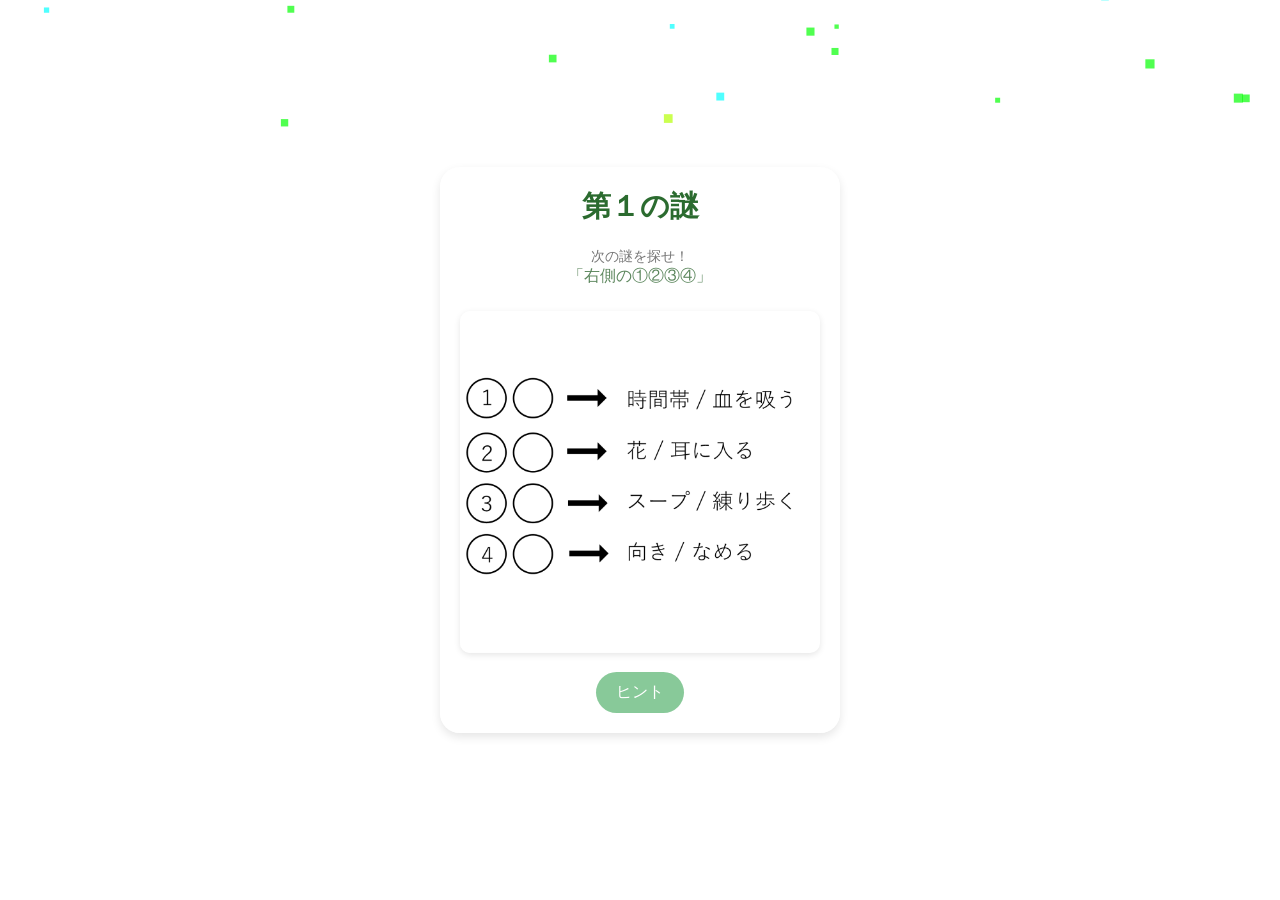
<file: nazo1.html>
﻿<!DOCTYPE html>
<html lang="ja">
<head>
  <meta charset="UTF-8">
  <meta name="viewport" content="width=device-width, initial-scale=1.0">
  <title>第１の謎</title>
  <link rel="stylesheet" href="style.css">
</head>
<body>
  <div class="container">
    <header>
      <h1>第１の謎</h1>
      <p class="footer-text">次の謎を探せ！</p>
      <p class="subtitle">「右側の①②③④」</p>
    </header>

    <main>
      <div class="nazo-image">
        <img src="./photo/nazonazo1.png" alt="第１の謎">
      </div>
      <button id="hintButton">ヒント</button>
      <p id="hintText" class="hidden">同音異義語を考えてみよう</p>
    </main>

    <footer>
    </footer>
  </div>

  <canvas id="confetti-canvas"></canvas>
  <script src="script.js"></script>
</body>
</html>
</file>
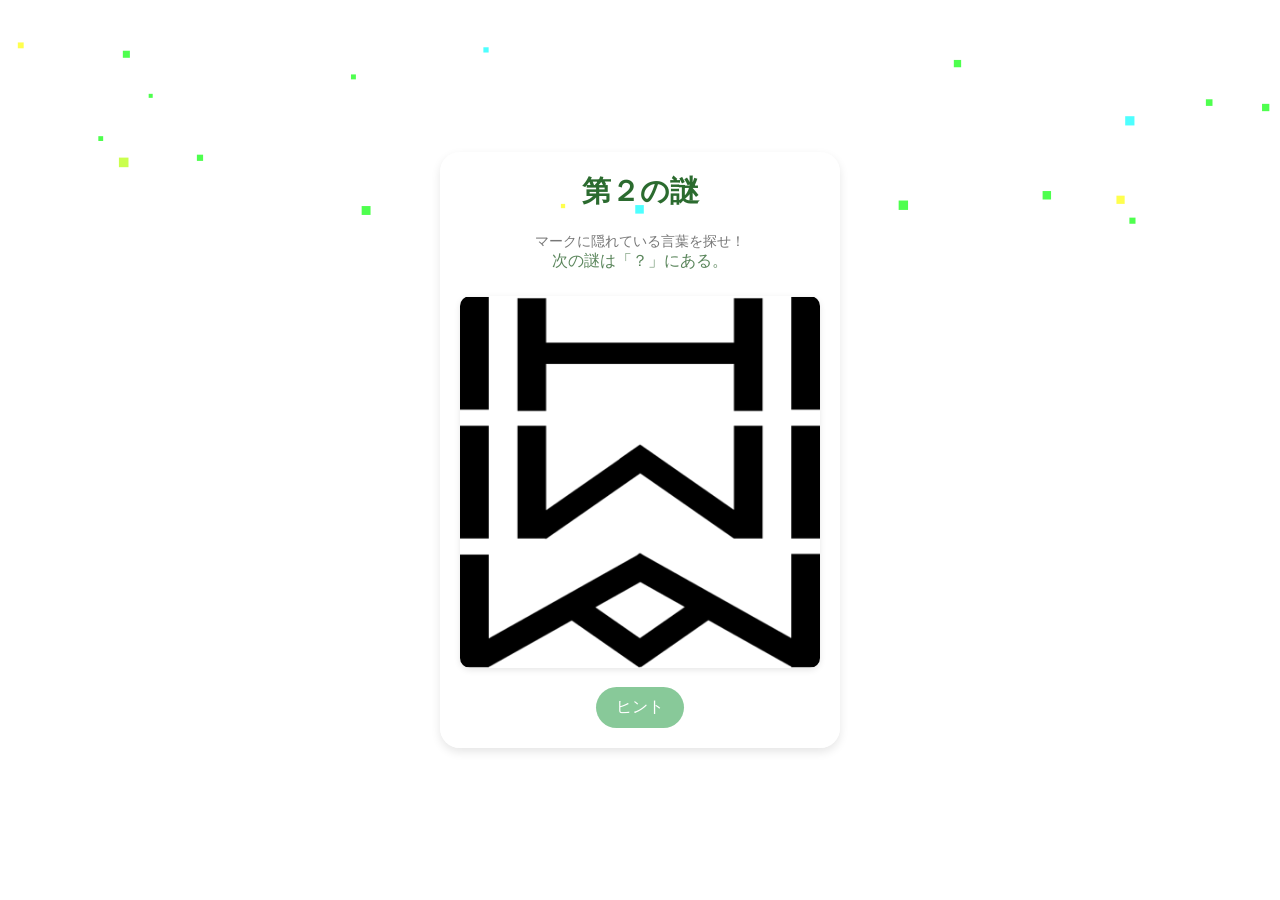
<file: nazo2.html>
﻿<!DOCTYPE html>
<html lang="ja">
<head>
  <meta charset="UTF-8">
  <meta name="viewport" content="width=device-width, initial-scale=1.0">
  <title>第２の謎</title>
  <link rel="stylesheet" href="style.css">
</head>
<body>
  <div class="container">
    <header>
      <h1>第２の謎</h1>
      <p class="footer-text">マークに隠れている言葉を探せ！</p>
      <p class="subtitle">次の謎は「？」にある。</p>
    </header>

    <main>
      <div class="nazo-image">
        <img src="./photo/nazonazo2.png" alt="第２の謎">
      </div>
      <button id="hintButton">ヒント</button>
      <p id="hintText" class="hidden">回転してみよう。</p>
    </main>

    <footer>
    </footer>
  </div>

  <canvas id="confetti-canvas"></canvas>
  <script src="script.js"></script>
</body>
</html>
</file>
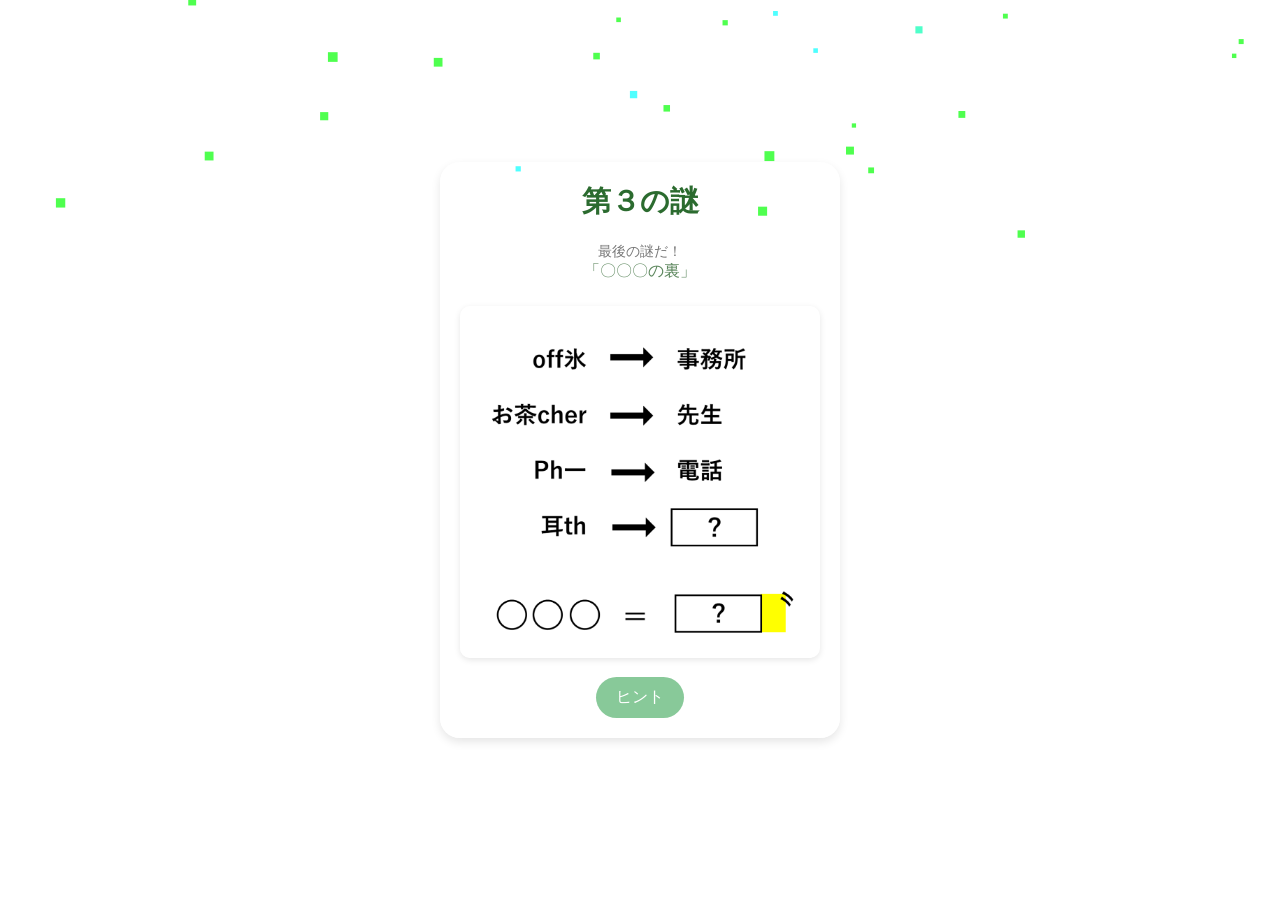
<file: nazo3.html>
﻿<!DOCTYPE html>
<html lang="ja">
<head>
  <meta charset="UTF-8">
  <meta name="viewport" content="width=device-width, initial-scale=1.0">
  <title>第３の謎</title>
  <link rel="stylesheet" href="style.css">
</head>
<body>
  <div class="container">
    <header>
      <h1>第３の謎</h1>
      <p class="footer-text">最後の謎だ！</p>
      <p class="subtitle">「〇〇〇の裏」</p>
    </header>

    <main>
      <div class="nazo-image">
        <img src="./photo/nazonazo3.png" alt="第３の謎">
      </div>
      <button id="hintButton">ヒント</button>
      <p id="hintText" class="hidden">翻訳してみよう。</p>
    </main>

    <footer>
    </footer>
  </div>

  <canvas id="confetti-canvas"></canvas>
  <script src="script.js"></script>
</body>
</html>
</file>
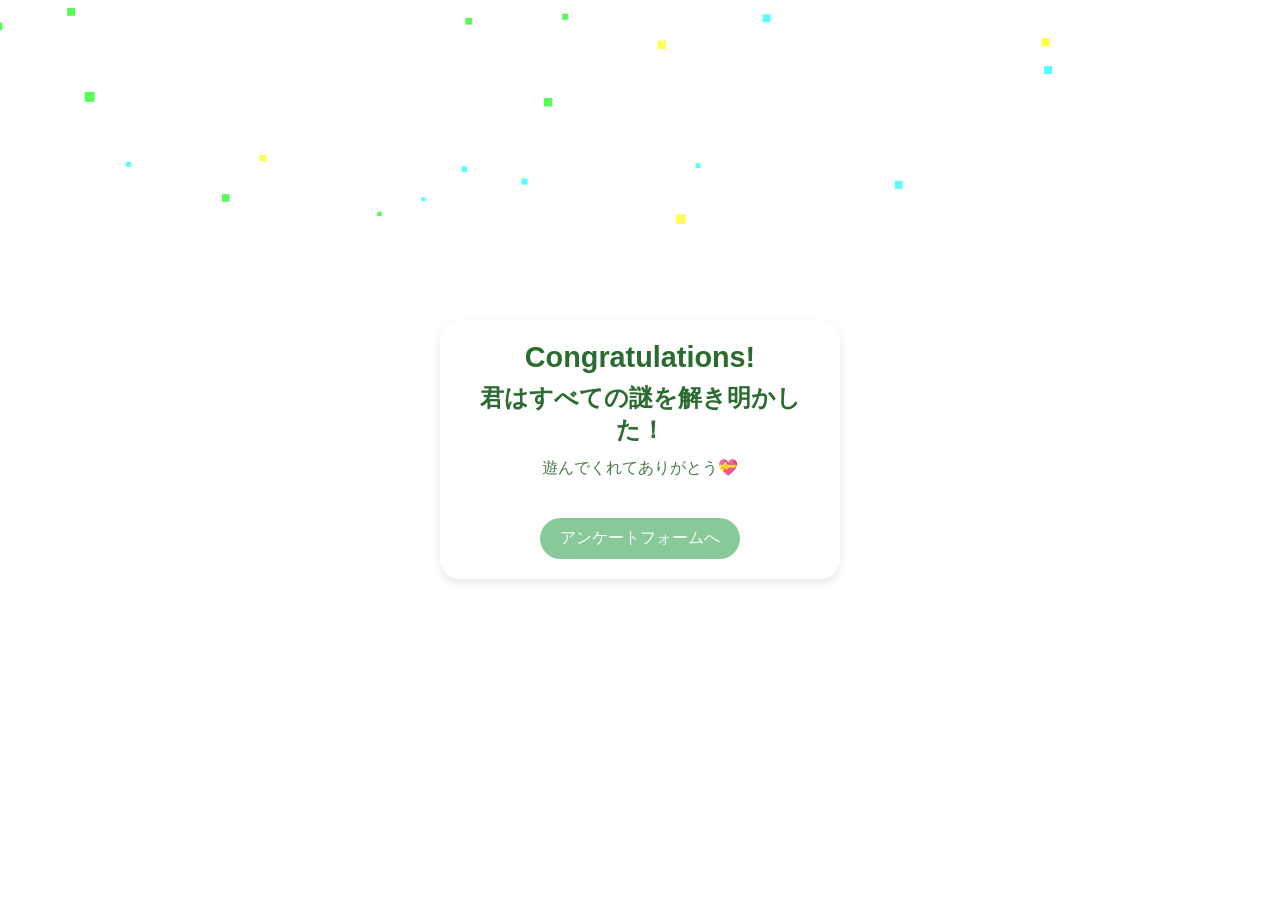
<file: nazo4.html>
﻿<!DOCTYPE html>
<html lang="ja">
<head>
  <meta charset="UTF-8">
  <meta name="viewport" content="width=device-width, initial-scale=1.0">
  <title>ありがとう！</title>
  <link rel="stylesheet" href="style.css">
</head>
<body>
  <div class="container final-message">
    <header>
      <h1>Congratulations!</h1>
    </header>

    <main>
      <h2>君はすべての謎を解き明かした！</h2>
      <p>遊んでくれてありがとう💝</p>
      <a href="https://docs.google.com/forms/d/e/1FAIpQLSdIkWWowmS0odbamcQHqHgqil1S5ybaqqYrgtaWS764T_dM6A/viewform?usp=dialog" target="_blank" class="form-button">
        アンケートフォームへ
      </a>
    </main>
  </div>

  <canvas id="confetti-canvas"></canvas>
  <script src="script.js"></script>
</body>
</html>
</file>
<file: style.css>
/* ===== ���ʃf�U�C�� ===== */
* {
  margin: 0;
  padding: 0;
  box-sizing: border-box;
}

body {
  font-family: "Noto Sans JP", sans-serif;
  background: linear-gradient(to bottom right, #f5fff5, #ffffff);
  background-image: url('https://www.transparenttextures.com/patterns/green-dust-and-scratches.png');
  color: #333;
  display: flex;
  justify-content: center;
  align-items: center;
  min-height: 100vh;
  overflow: hidden;
}

.container {
  text-align: center;
  padding: 20px;
  width: 90%;
  max-width: 400px;
  background-color: rgba(255, 255, 255, 0.85);
  border-radius: 20px;
  box-shadow: 0 4px 10px rgba(0,0,0,0.1);
  animation: fadeIn 1.2s ease;
}

h1 {
  font-size: 1.8em;
  color: #2b6b2f;
  margin-bottom: 0.3em;
}

.subtitle {
  font-size: 1em;
  color: #5b865c;
  margin-bottom: 1.5em;
}

.nazo-image img {
  width: 100%;
  border-radius: 10px;
  margin-bottom: 15px;
  box-shadow: 0 2px 6px rgba(0,0,0,0.1);
}

button {
  background-color: #88c999;
  color: white;
  border: none;
  padding: 10px 20px;
  border-radius: 25px;
  font-size: 1em;
  cursor: pointer;
  transition: 0.3s;
}

button:hover {
  background-color: #6cb881;
}

.hidden {
  display: none;
}

#hintText {
  margin-top: 10px;
  color: #3a6b3d;
  animation: fadeIn 0.6s ease;
}

.footer-text {
  margin-top: 20px;
  font-size: 0.9em;
  color: #777;
}

@keyframes fadeIn {
  from { opacity: 0; transform: translateY(10px); }
  to { opacity: 1; transform: translateY(0); }
}

/* ������ */
#confetti-canvas {
  position: fixed;
  top: 0;
  left: 0;
  width: 100%;
  height: 100%;
  pointer-events: none;
  z-index: 999;
}

/* ===== �ŏI�y�[�W�p ===== */
.final-message h2 {
  color: #2b6b2f;
  margin-bottom: 0.5em;
}
.final-message p {
  color: #4a7a4d;
  margin-bottom: 1.5em;
}
.form-button {
  display: inline-block;
  background-color: #88c999;
  color: white;
  padding: 10px 20px;
  border-radius: 25px;
  text-decoration: none;
  margin-top: 15px;
  transition: 0.3s;
}
.form-button:hover {
  background-color: #6cb881;
}
</file>
